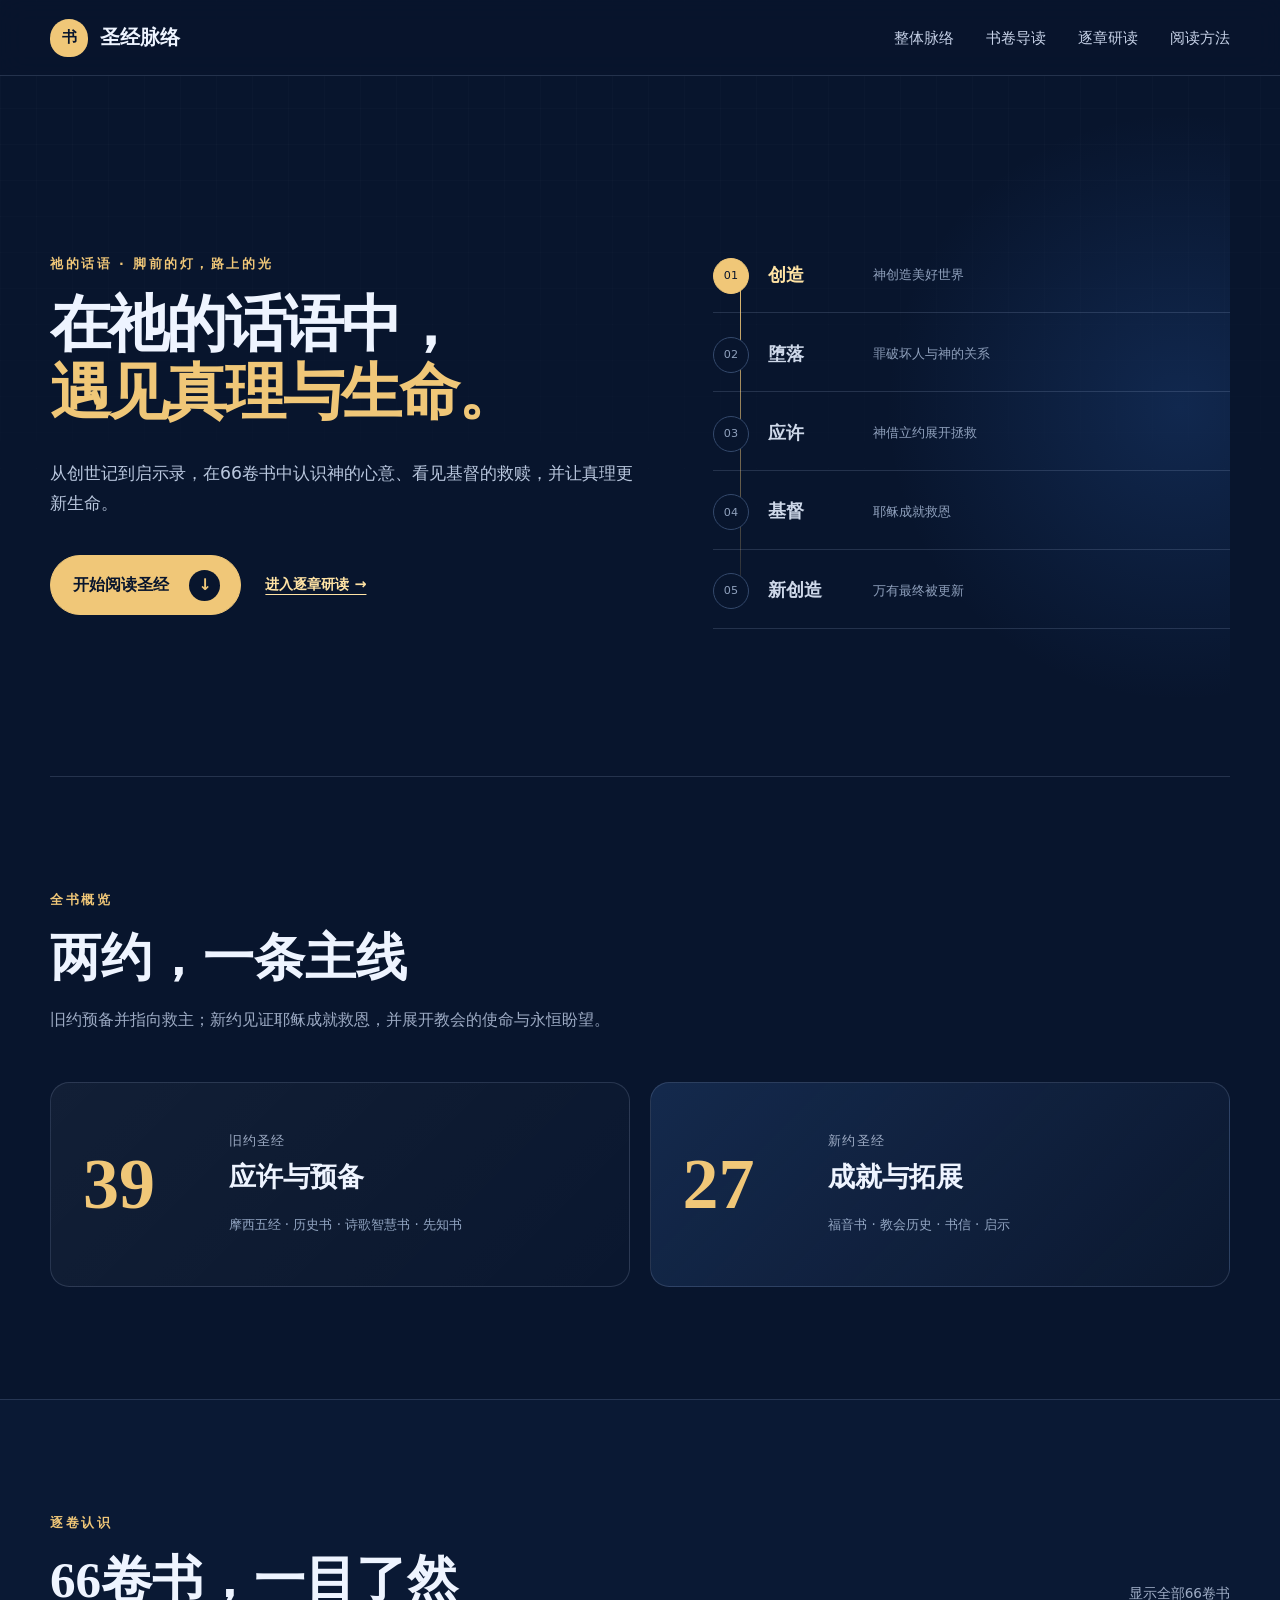
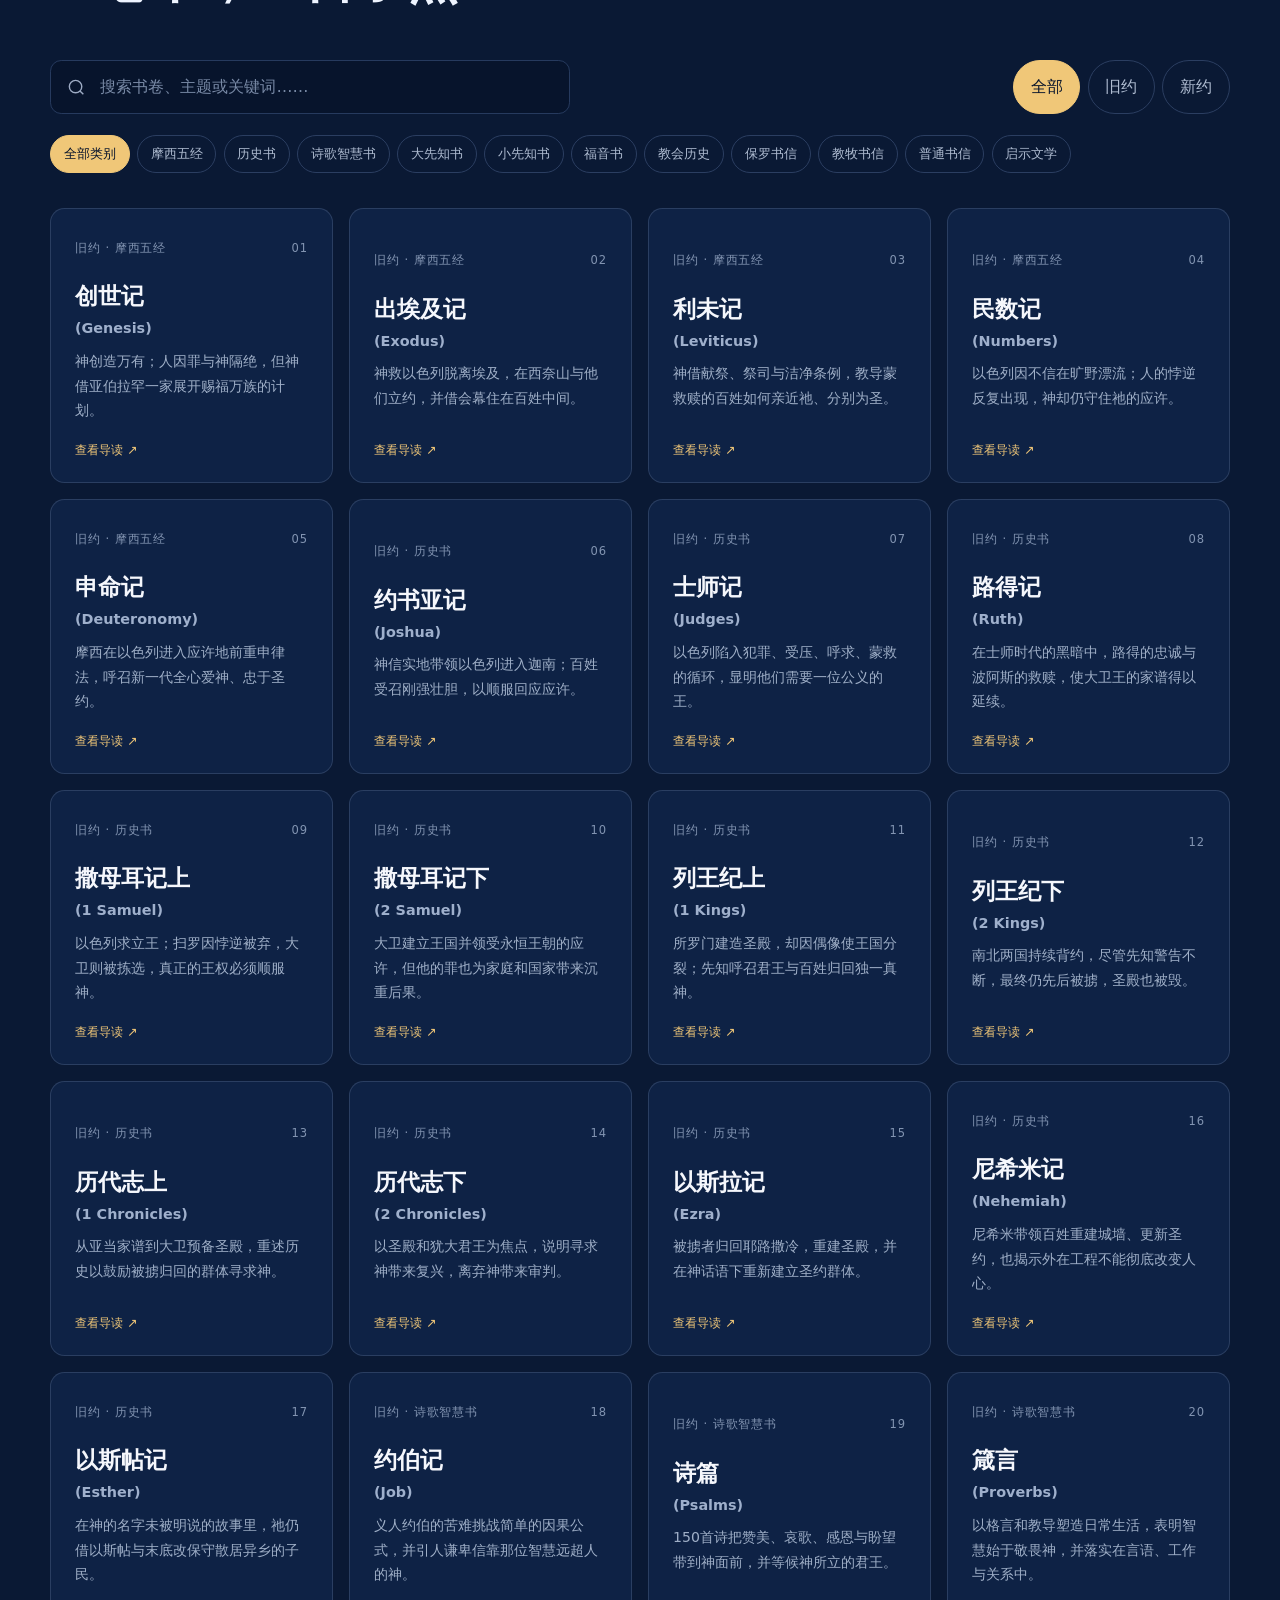
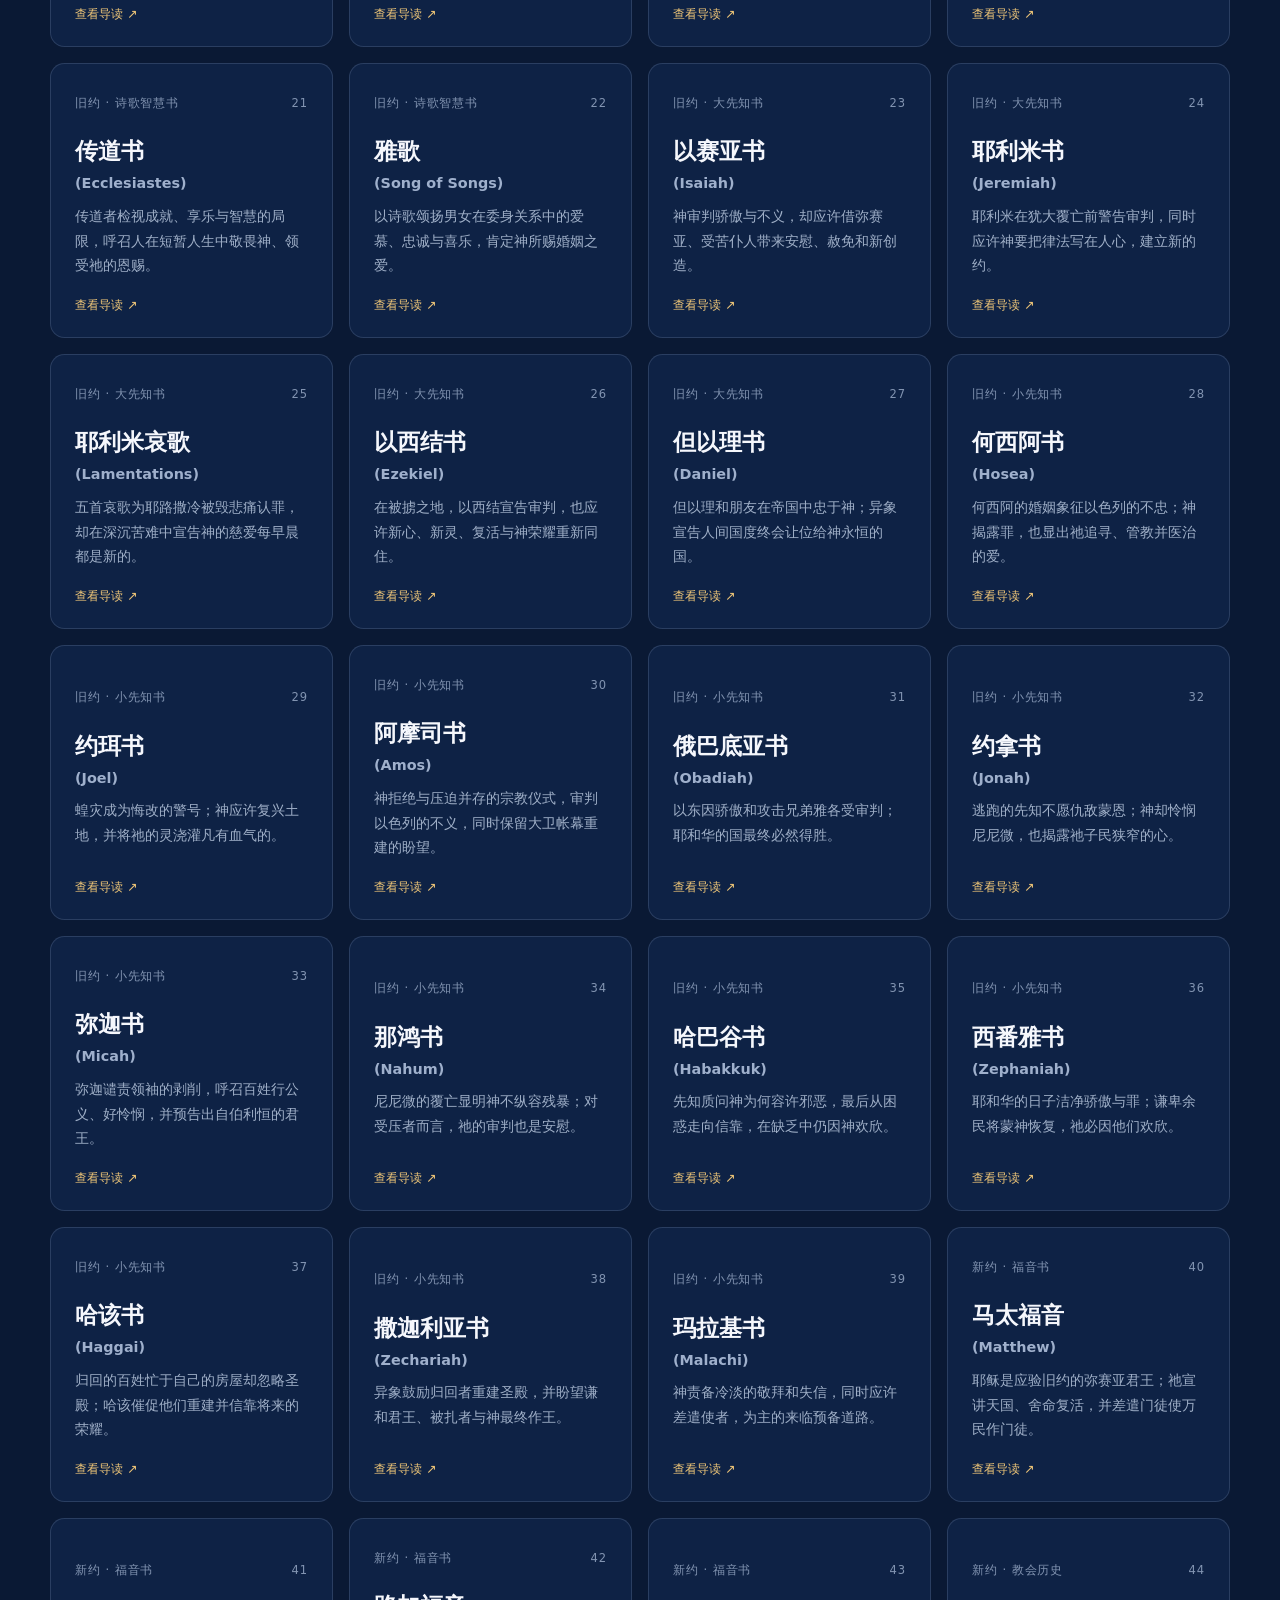
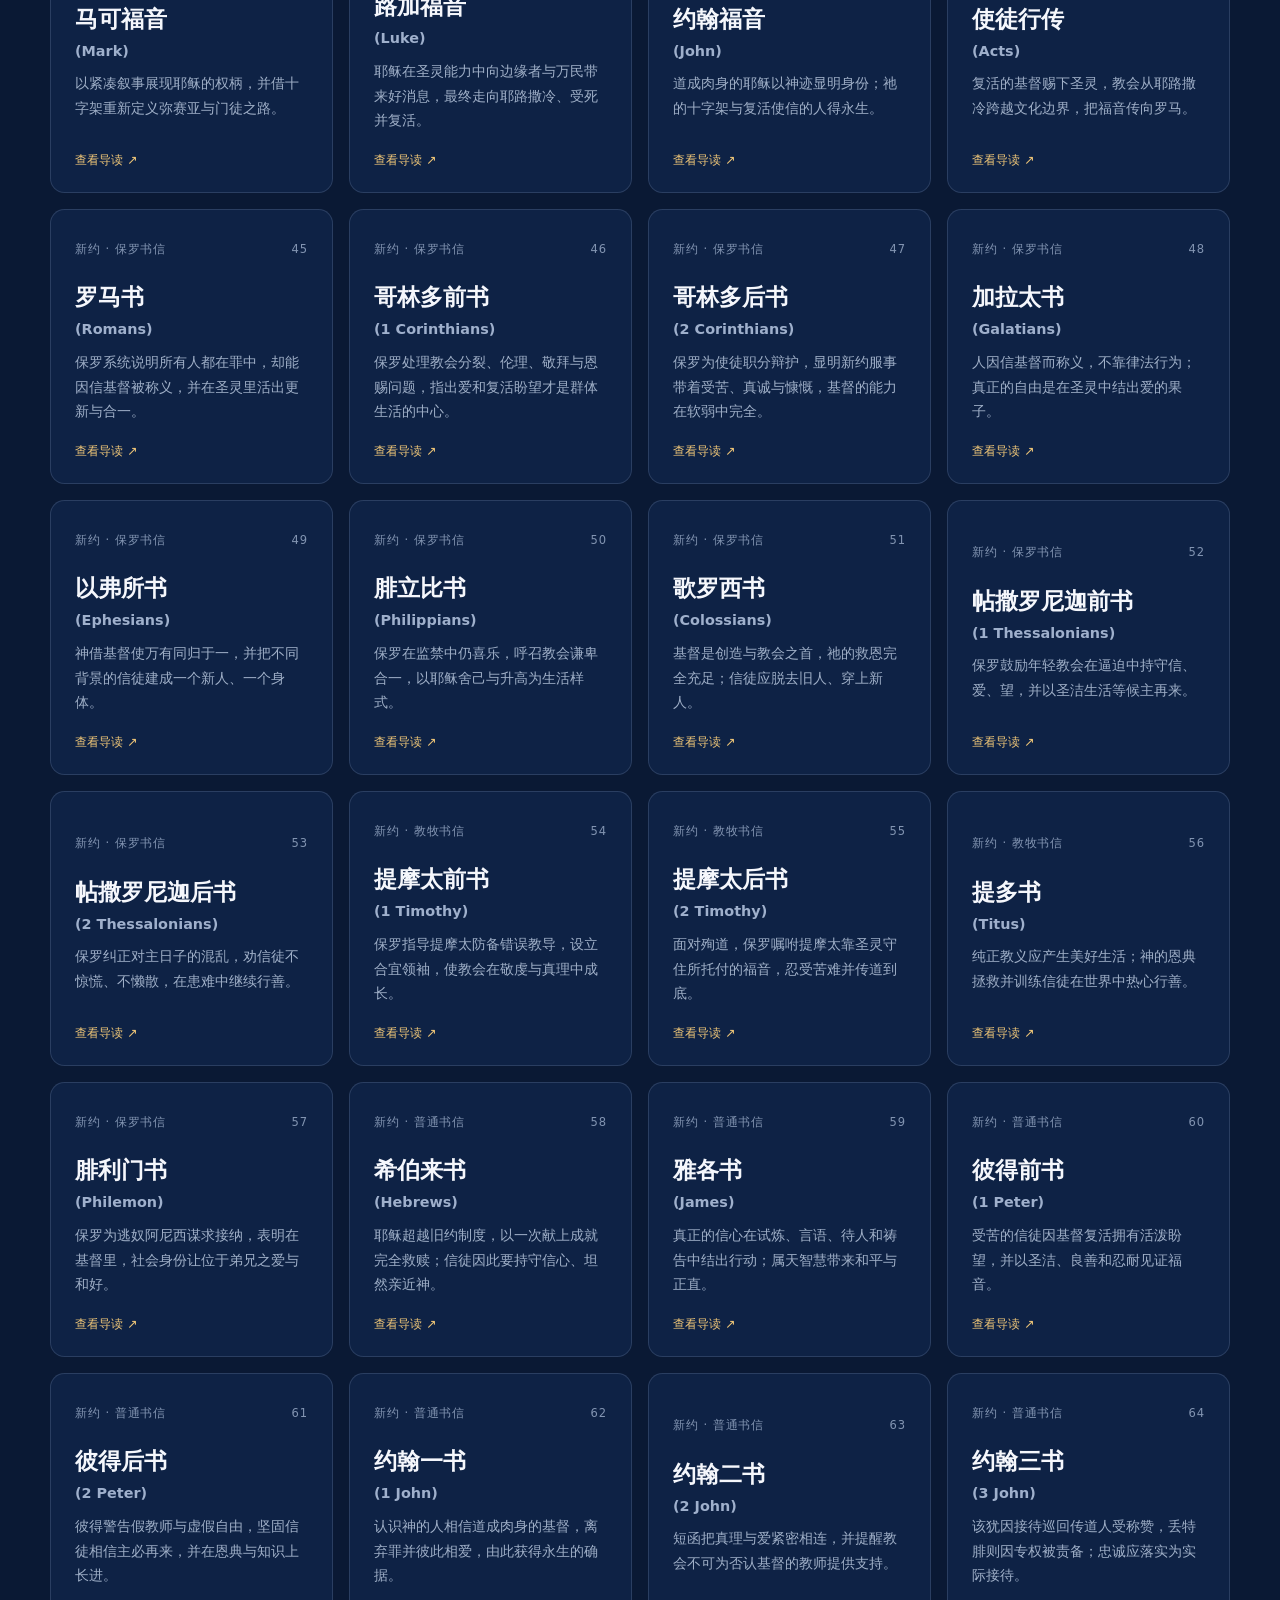
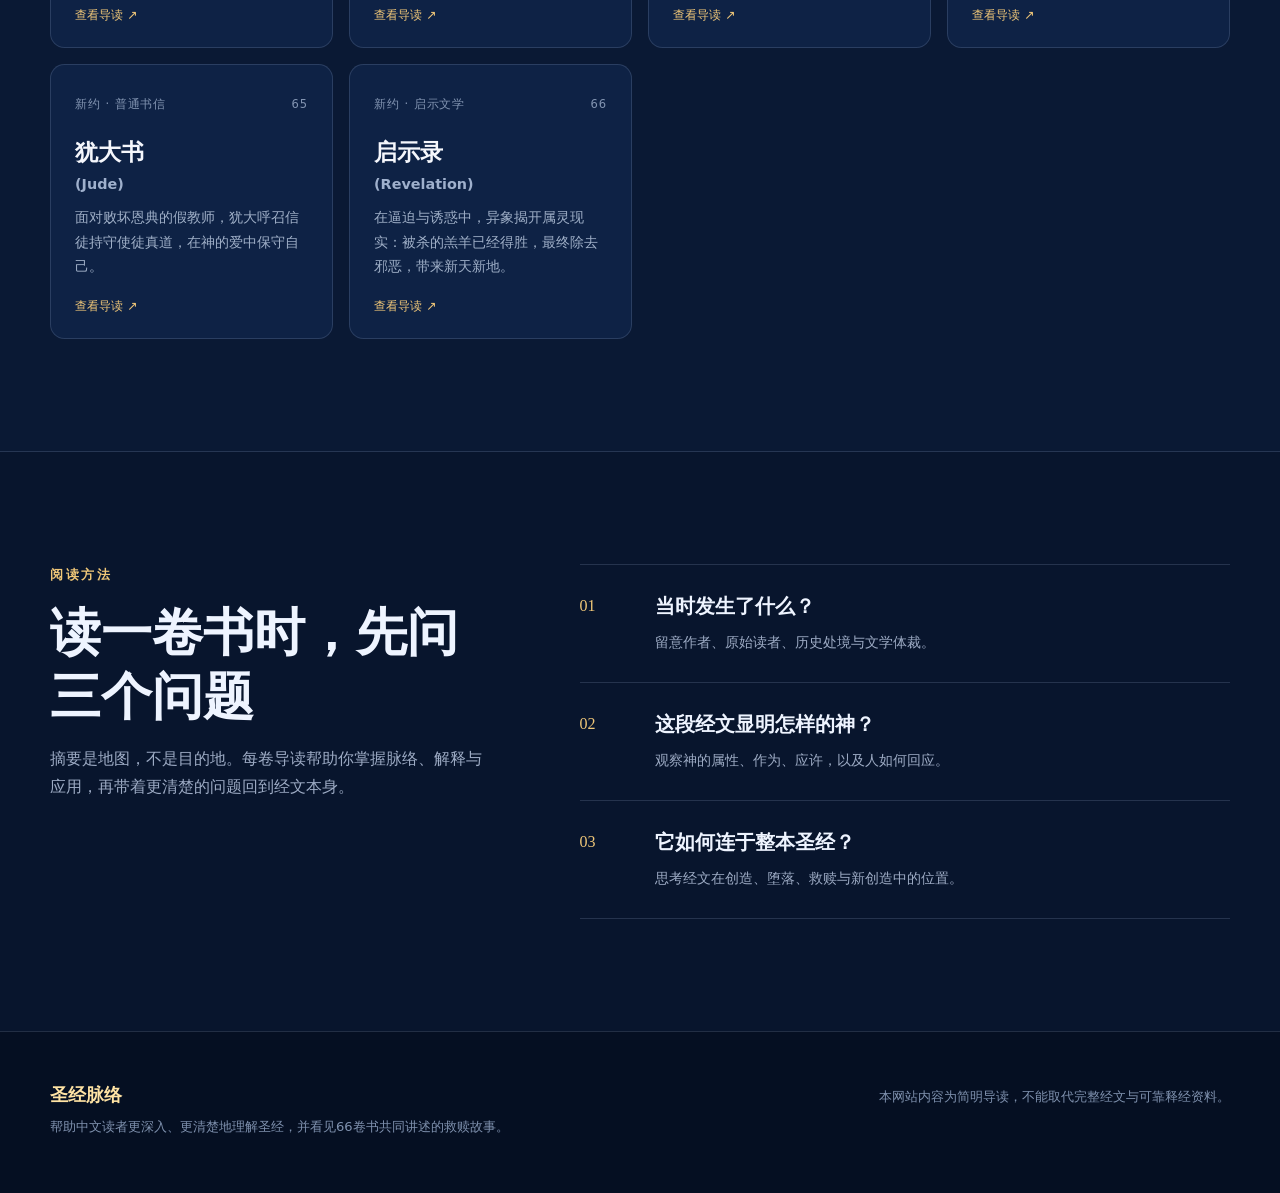
<file: index.html>
<!doctype html>
<html lang="zh-CN">
  <head>
    <meta charset="UTF-8" />
    <meta name="viewport" content="width=device-width, initial-scale=1.0" />
    <meta name="description" content="用简明中文深入理解圣经66卷书的背景、主题、解释与实际应用。" />
    <meta name="theme-color" content="#08152d" />
    <title>圣经脉络｜66卷书简明导读</title>
    <link rel="icon" type="image/svg+xml" href="data:image/svg+xml,%3Csvg xmlns='http://www.w3.org/2000/svg' viewBox='0 0 64 64'%3E%3Crect width='64' height='64' rx='14' fill='%2308152d'/%3E%3Cpath d='M14 16h15c5 0 9 4 9 9v25c-2-3-5-5-10-5H14V16Zm36 0H35c-5 0-9 4-9 9v20h10c5 0 9 2 14 5V16Z' fill='%23f0c778'/%3E%3C/svg%3E" />
    <link rel="stylesheet" href="styles.css" />
  </head>
  <body>
    <a class="skip-link" href="#books">跳到书卷列表</a>
    <header class="site-header">
      <a class="brand" href="#top" aria-label="圣经脉络首页">
        <span class="brand-mark" aria-hidden="true">书</span>
        <span>圣经脉络</span>
      </a>
      <nav aria-label="主要导航">
        <a href="#overview">整体脉络</a>
        <a href="#books">书卷导读</a>
        <a href="study.html">逐章研读</a>
        <a href="#reading">阅读方法</a>
      </nav>
    </header>

    <main id="top">
      <section class="hero" aria-labelledby="hero-title">
        <div class="hero-copy">
          <p class="eyebrow">祂的话语 · 脚前的灯，路上的光</p>
          <h1 id="hero-title">在祂的话语中，<br /><span>遇见真理与生命。</span></h1>
          <p class="hero-intro">从创世记到启示录，在66卷书中认识神的心意、看见基督的救赎，并让真理更新生命。</p>
          <div class="hero-actions"><a class="primary-button" href="#books">开始阅读圣经 <span aria-hidden="true">↓</span></a><a class="text-link" href="study.html">进入逐章研读 →</a></div>
        </div>
        <div class="hero-map" aria-label="圣经救赎历史概览">
          <div class="map-line" aria-hidden="true"></div>
          <div class="map-item active"><span>01</span><strong>创造</strong><small>神创造美好世界</small></div>
          <div class="map-item"><span>02</span><strong>堕落</strong><small>罪破坏人与神的关系</small></div>
          <div class="map-item"><span>03</span><strong>应许</strong><small>神借立约展开拯救</small></div>
          <div class="map-item"><span>04</span><strong>基督</strong><small>耶稣成就救恩</small></div>
          <div class="map-item"><span>05</span><strong>新创造</strong><small>万有最终被更新</small></div>
        </div>
      </section>

      <section class="overview section" id="overview" aria-labelledby="overview-title">
        <div class="section-heading">
          <p class="eyebrow">全书概览</p>
          <h2 id="overview-title">两约，一条主线</h2>
          <p>旧约预备并指向救主；新约见证耶稣成就救恩，并展开教会的使命与永恒盼望。</p>
        </div>
        <div class="testament-grid">
          <article class="testament-card old">
            <div class="card-number">39</div>
            <div><p>旧约圣经</p><h3>应许与预备</h3><span>摩西五经 · 历史书 · 诗歌智慧书 · 先知书</span></div>
          </article>
          <article class="testament-card new">
            <div class="card-number">27</div>
            <div><p>新约圣经</p><h3>成就与拓展</h3><span>福音书 · 教会历史 · 书信 · 启示</span></div>
          </article>
        </div>
      </section>

      <section class="books-section section" id="books" aria-labelledby="books-title">
        <div class="section-heading books-heading">
          <div><p class="eyebrow">逐卷认识</p><h2 id="books-title">66卷书，一目了然</h2></div>
          <p id="result-count" aria-live="polite">显示全部66卷书</p>
        </div>
        <div class="book-controls">
          <label class="search-box">
            <span class="sr-only">搜索书卷、主题或关键词</span>
            <svg aria-hidden="true" viewBox="0 0 24 24"><path d="m21 21-4.35-4.35m2.35-5.65a8 8 0 1 1-16 0 8 8 0 0 1 16 0Z" /></svg>
            <input id="search" type="search" placeholder="搜索书卷、主题或关键词……" autocomplete="off" />
          </label>
          <div class="filters" role="group" aria-label="按新旧约筛选">
            <button class="filter active" data-filter="all" type="button">全部</button>
            <button class="filter" data-filter="旧约" type="button">旧约</button>
            <button class="filter" data-filter="新约" type="button">新约</button>
          </div>
        </div>
        <div class="category-filters" id="category-filters" role="group" aria-label="按类别筛选"></div>
        <div class="book-grid" id="book-grid"></div>
        <div class="empty-state" id="empty-state" hidden>
          <p>没有找到相关书卷。</p><button type="button" id="clear-search">清除搜索</button>
        </div>
      </section>

      <section class="reading section" id="reading" aria-labelledby="reading-title">
        <div class="reading-intro">
          <p class="eyebrow">阅读方法</p>
          <h2 id="reading-title">读一卷书时，先问三个问题</h2>
          <p>摘要是地图，不是目的地。每卷导读帮助你掌握脉络、解释与应用，再带着更清楚的问题回到经文本身。</p>
        </div>
        <ol class="reading-steps">
          <li><span>01</span><div><h3>当时发生了什么？</h3><p>留意作者、原始读者、历史处境与文学体裁。</p></div></li>
          <li><span>02</span><div><h3>这段经文显明怎样的神？</h3><p>观察神的属性、作为、应许，以及人如何回应。</p></div></li>
          <li><span>03</span><div><h3>它如何连于整本圣经？</h3><p>思考经文在创造、堕落、救赎与新创造中的位置。</p></div></li>
        </ol>
      </section>
    </main>

    <footer>
      <div><strong>圣经脉络</strong><p>帮助中文读者更深入、更清楚地理解圣经，并看见66卷书共同讲述的救赎故事。</p></div>
      <p>本网站内容为简明导读，不能取代完整经文与可靠释经资料。</p>
    </footer>

    <dialog id="book-dialog" aria-labelledby="dialog-title">
      <button class="dialog-close" type="button" aria-label="关闭">×</button>
      <div id="dialog-content"></div>
    </dialog>
    <script src="app.js"></script>
  </body>
</html>
</file>
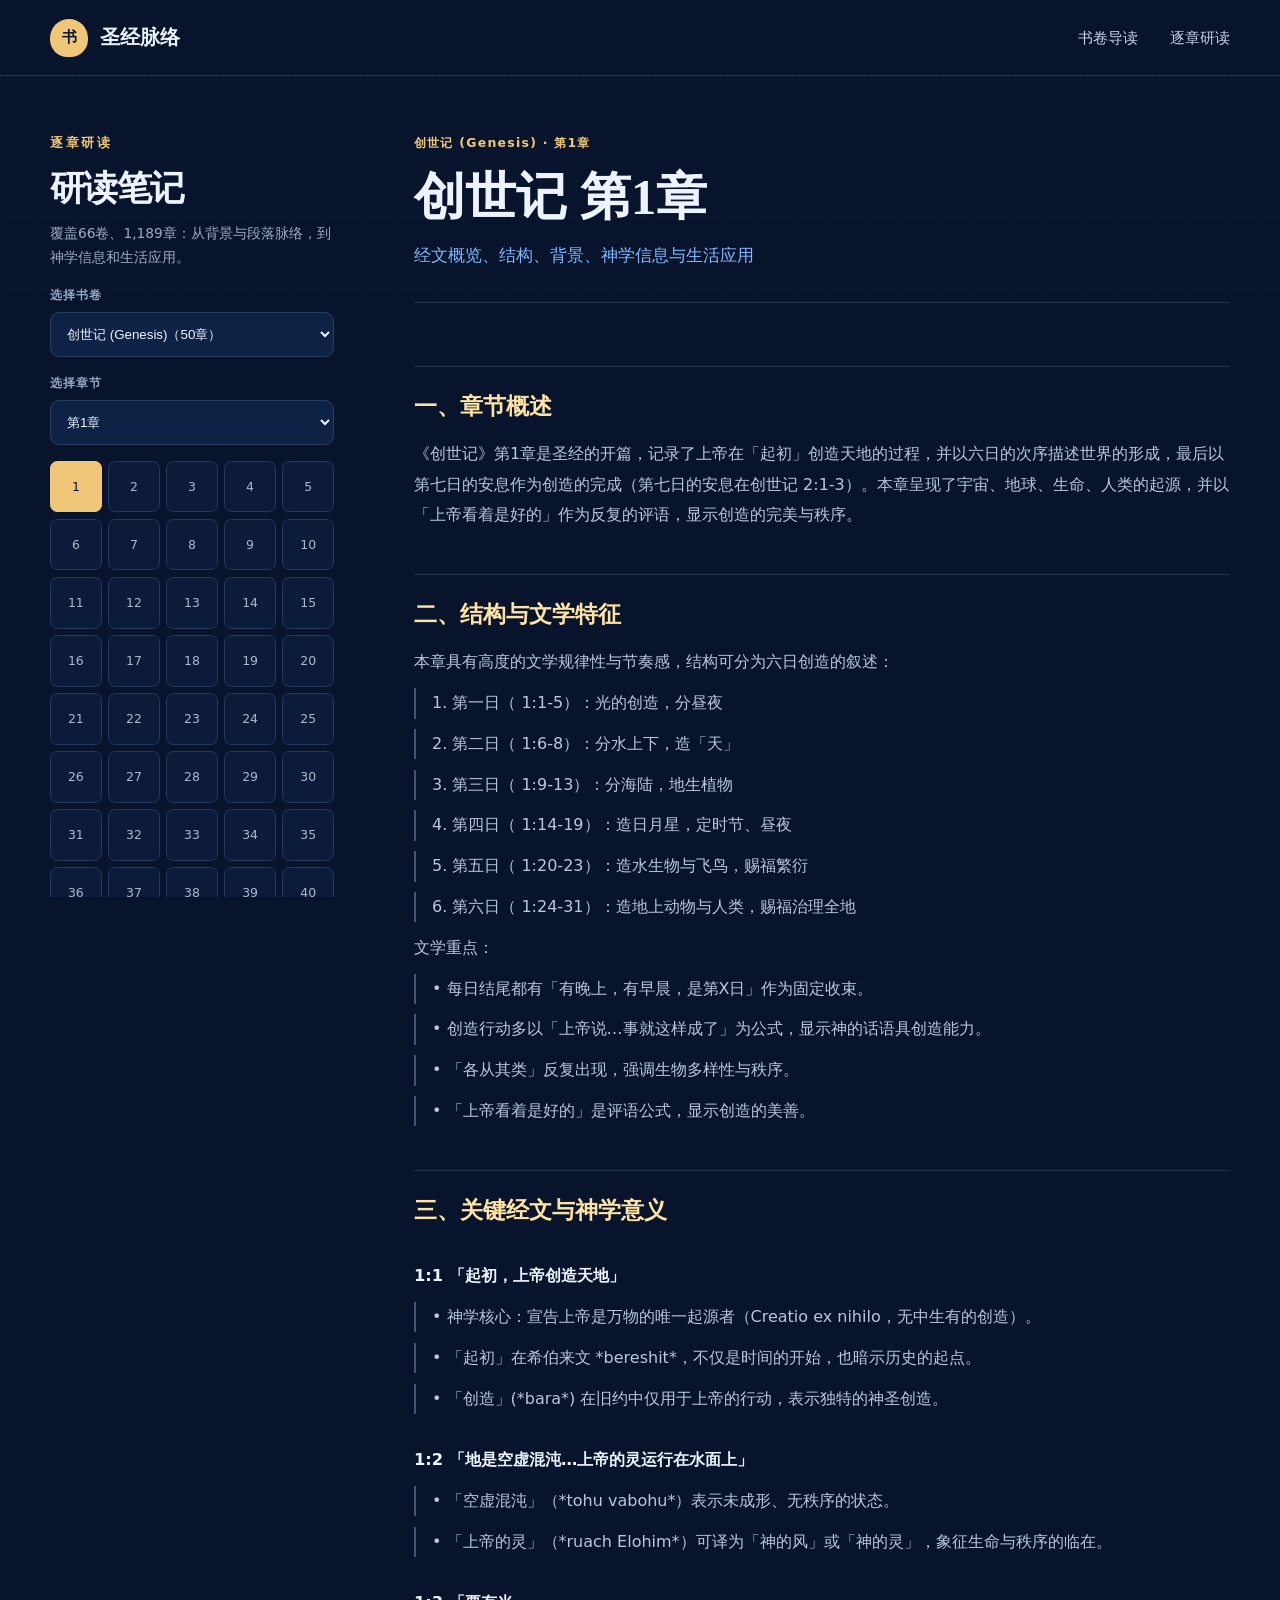
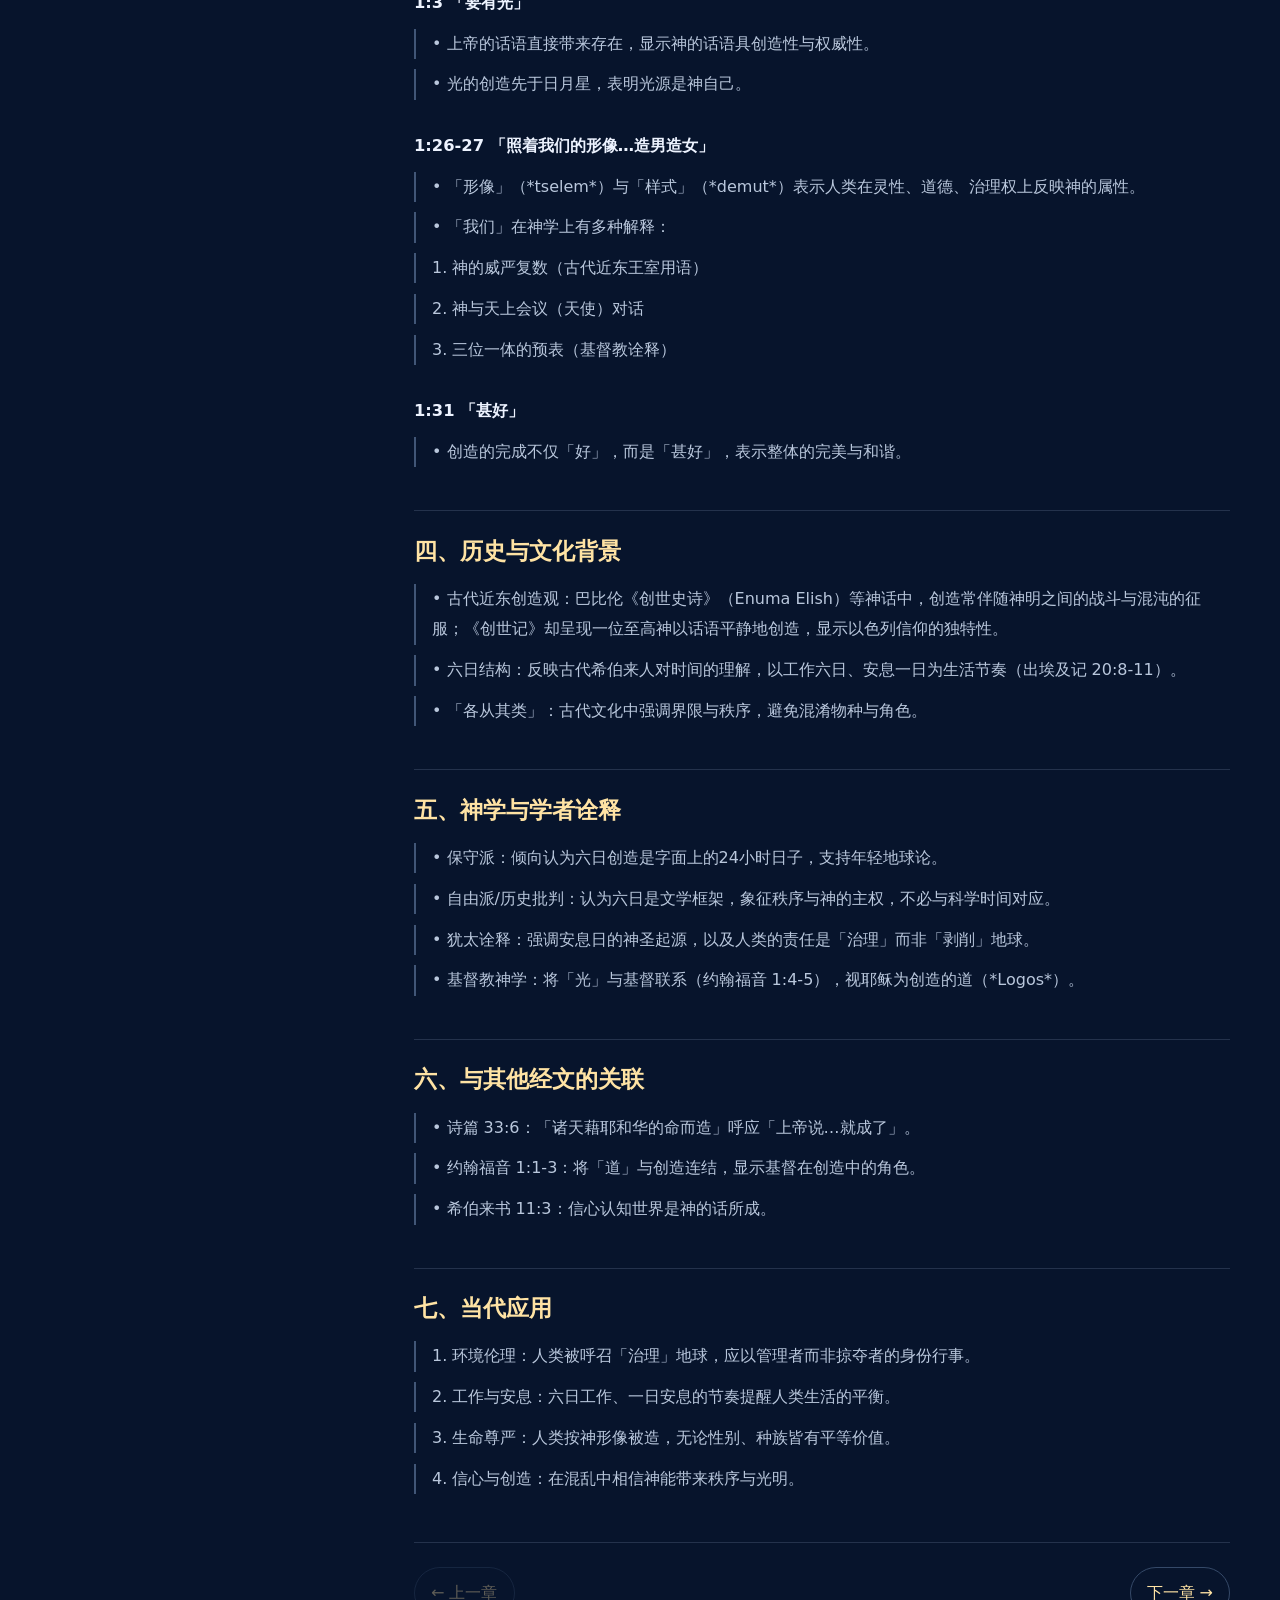
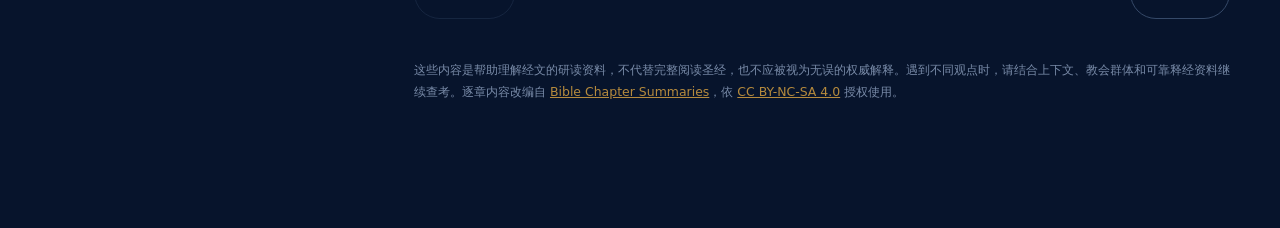
<file: study.html>
<!doctype html>
<html lang="zh-CN">
  <head>
    <meta charset="UTF-8" />
    <meta name="viewport" content="width=device-width, initial-scale=1.0" />
    <meta name="description" content="覆盖圣经66卷、1,189章的简体中文逐章研读资料，包含经文脉络、背景、神学信息和生活应用。" />
    <meta name="theme-color" content="#08152d" />
    <title>逐章研读｜圣经脉络</title>
    <link rel="icon" type="image/svg+xml" href="data:image/svg+xml,%3Csvg xmlns='http://www.w3.org/2000/svg' viewBox='0 0 64 64'%3E%3Crect width='64' height='64' rx='14' fill='%2308152d'/%3E%3Cpath d='M14 16h15c5 0 9 4 9 9v25c-2-3-5-5-10-5H14V16Zm36 0H35c-5 0-9 4-9 9v20h10c5 0 9 2 14 5V16Z' fill='%23f0c778'/%3E%3C/svg%3E" />
    <link rel="stylesheet" href="styles.css" />
  </head>
  <body class="study-page">
    <a class="skip-link" href="#study-content">跳到研读内容</a>
    <header class="site-header">
      <a class="brand" href="index.html" aria-label="返回圣经脉络首页"><span class="brand-mark" aria-hidden="true">书</span><span>圣经脉络</span></a>
      <div class="study-header-actions">
        <nav aria-label="主要导航"><a href="index.html">书卷导读</a><a href="study.html" aria-current="page">逐章研读</a></nav>
        <button class="study-menu-toggle" id="study-menu-toggle" type="button" aria-expanded="false" aria-controls="study-sidebar">
          <span class="hamburger-icon" aria-hidden="true"><span></span><span></span><span></span></span>
          <span class="study-menu-label">快速导航</span>
        </button>
      </div>
    </header>
    <button class="study-menu-backdrop" id="study-menu-backdrop" type="button" aria-label="关闭快速导航" hidden></button>

    <main class="study-shell">
      <aside class="study-sidebar" id="study-sidebar" aria-label="书卷与章节导航" tabindex="-1">
        <button class="study-menu-close" id="study-menu-close" type="button" aria-label="关闭快速导航">×</button>
        <div class="study-sidebar-heading">
          <p class="eyebrow">逐章研读</p>
          <h1>研读笔记</h1>
          <p>覆盖66卷、1,189章：从背景与段落脉络，到神学信息和生活应用。</p>
        </div>
        <label class="study-select-label" for="book-select">选择书卷</label>
        <select id="book-select" class="study-select"></select>
        <label class="study-select-label" for="chapter-select">选择章节</label>
        <select id="chapter-select" class="study-select"></select>
        <div id="chapter-list" class="chapter-list" aria-label="章节列表"></div>
      </aside>

      <article class="study-content" id="study-content" tabindex="-1">
        <nav class="mobile-chapter-bar" aria-label="当前章节快速导航">
          <button id="mobile-previous-chapter" type="button" aria-label="上一章">←</button>
          <button class="mobile-current-chapter" id="mobile-study-menu" type="button" aria-expanded="false" aria-controls="study-sidebar">
            <span id="mobile-current-book">选择书卷</span>
            <strong id="mobile-current-chapter">选择章节</strong>
          </button>
          <button id="mobile-next-chapter" type="button" aria-label="下一章">→</button>
        </nav>
        <div class="study-content-header">
          <p class="study-breadcrumb" id="study-breadcrumb"></p>
          <h2 id="study-title"></h2>
          <p class="study-subtitle" id="study-subtitle"></p>
        </div>
        <div class="study-note" id="study-note"></div>
        <nav class="chapter-pagination" aria-label="前后章节">
          <button id="previous-chapter" type="button">← 上一章</button>
          <button id="next-chapter" type="button">下一章 →</button>
        </nav>
        <p class="study-disclaimer">这些内容是帮助理解经文的研读资料，不代替完整阅读圣经，也不应被视为无误的权威解释。遇到不同观点时，请结合上下文、教会群体和可靠释经资料继续查考。逐章内容改编自 <a href="https://github.com/eliranwong/BibleChapterSummaries" target="_blank" rel="noopener">Bible Chapter Summaries</a>，依 <a href="https://creativecommons.org/licenses/by-nc-sa/4.0/" target="_blank" rel="noopener">CC BY-NC-SA 4.0</a> 授权使用。</p>
      </article>
    </main>

    <script src="study-data.js"></script>
    <script src="study.js"></script>
  </body>
</html>
</file>
<file: styles.css>
:root {
  --ink: #eef4ff;
  --muted: #9dabc4;
  --navy: #08152d;
  --navy-2: #0d2144;
  --navy-3: #132b53;
  --gold: #f0c778;
  --gold-soft: #ffe3a4;
  --blue: #80b8ff;
  --line: rgba(183, 205, 242, 0.16);
  --max: 1180px;
  --font-sans: "PingFang SC", "Microsoft YaHei", "Hiragino Sans GB", "Noto Sans CJK SC", system-ui, -apple-system, BlinkMacSystemFont, "Segoe UI", sans-serif;
  --font-display: "Songti SC", STSong, SimSun, "PingFang SC", "Microsoft YaHei", serif;
}

* { box-sizing: border-box; }
html { scroll-behavior: smooth; }
body {
  margin: 0;
  color: var(--ink);
  background: var(--navy);
  font-family: var(--font-sans);
  font-size: 16px;
  line-height: 1.75;
}
body::before {
  content: "";
  position: fixed;
  inset: 0;
  pointer-events: none;
  background-image: linear-gradient(rgba(255,255,255,.018) 1px, transparent 1px), linear-gradient(90deg, rgba(255,255,255,.018) 1px, transparent 1px);
  background-size: 36px 36px;
  mask-image: linear-gradient(to bottom, black, transparent 70%);
}
a { color: inherit; }
button, input { font: inherit; }
button { color: inherit; }
.sr-only { position: absolute; width: 1px; height: 1px; padding: 0; margin: -1px; overflow: hidden; clip: rect(0,0,0,0); white-space: nowrap; border: 0; }
.skip-link { position: fixed; left: 1rem; top: -5rem; z-index: 99; padding: .7rem 1rem; color: var(--navy); background: var(--gold); border-radius: .3rem; }
.skip-link:focus { top: 1rem; }

.site-header {
  position: sticky;
  top: 0;
  z-index: 20;
  display: flex;
  align-items: center;
  justify-content: space-between;
  min-height: 76px;
  padding: 0 max(24px, calc((100vw - var(--max)) / 2));
  background: rgba(8, 21, 45, .88);
  border-bottom: 1px solid var(--line);
  backdrop-filter: blur(14px);
}
.brand { display: flex; align-items: center; gap: .75rem; font-family: var(--font-display); font-size: 1.25rem; font-weight: 700; text-decoration: none; }
.brand-mark { display: grid; width: 38px; height: 38px; place-items: center; color: var(--navy); background: var(--gold); border-radius: 50% 50% 46% 46%; font-size: .95rem; }
nav { display: flex; gap: 2rem; }
nav a { color: #c7d2e8; font-size: .92rem; text-decoration: none; }
nav a:hover, nav a:focus-visible { color: var(--gold-soft); }
.study-header-actions { display: flex; align-items: center; gap: 1rem; }
.study-menu-toggle, .study-menu-close, .mobile-chapter-bar { display: none; }

.hero {
  position: relative;
  overflow: clip;
  display: grid;
  grid-template-columns: 1.06fr .94fr;
  gap: 5rem;
  align-items: center;
  min-height: 700px;
  max-width: var(--max);
  margin: 0 auto;
  padding: 7rem 0 6rem;
}
.hero::after { content: ""; position: absolute; z-index: -1; right: -22%; top: 3%; width: 620px; height: 620px; background: radial-gradient(circle, rgba(50, 111, 204, .21), transparent 67%); }
.eyebrow { margin: 0 0 .9rem; color: var(--gold); font-size: .79rem; font-weight: 700; letter-spacing: .2em; }
h1, h2, h3 { font-family: var(--font-display); }
h1 { margin: 0; font-size: clamp(3.1rem, 6.2vw, 5.8rem); line-height: 1.11; letter-spacing: -.045em; }
.hero h1 { font-size: clamp(3.1rem, 4.8vw, 4.45rem); white-space: nowrap; }
h1 span { color: var(--gold); }
.hero-intro { max-width: 600px; margin: 2rem 0 2.3rem; color: #b9c7de; font-size: 1.08rem; }
.primary-button { display: inline-flex; align-items: center; gap: 1.3rem; padding: .82rem 1.25rem .82rem 1.35rem; color: var(--navy); background: var(--gold); border: 1px solid var(--gold); border-radius: 3rem; font-weight: 700; text-decoration: none; }
.primary-button span { display: grid; width: 31px; height: 31px; place-items: center; background: var(--navy); color: var(--gold); border-radius: 50%; }
.primary-button:hover { background: var(--gold-soft); }
.hero-actions { display: flex; align-items: center; gap: 1.5rem; flex-wrap: wrap; }
.text-link { color: var(--gold-soft); font-size: .9rem; font-weight: 600; text-underline-offset: .3rem; }

.hero-map { position: relative; display: grid; gap: .3rem; padding: 1rem 0; }
.map-line { position: absolute; left: 27px; top: 10%; bottom: 10%; width: 1px; background: linear-gradient(var(--gold), rgba(240,199,120,.08)); }
.map-item { position: relative; display: grid; grid-template-columns: 55px 105px 1fr; align-items: center; min-height: 74px; color: #8fa0bc; border-bottom: 1px solid var(--line); }
.map-item span { z-index: 1; display: grid; width: 36px; height: 36px; place-items: center; background: var(--navy); border: 1px solid #34496c; border-radius: 50%; font-size: .7rem; }
.map-item strong { color: #ced8e9; font-family: var(--font-display); font-size: 1.14rem; }
.map-item small { font-size: .82rem; }
.map-item.active span { color: var(--navy); background: var(--gold); border-color: var(--gold); }
.map-item.active strong { color: var(--gold-soft); }

.section { max-width: var(--max); margin: 0 auto; padding: 7rem 0; }
.section-heading h2, .reading h2 { margin: .2rem 0 .8rem; font-size: clamp(2.2rem, 4vw, 3.5rem); line-height: 1.25; }
.section-heading > p:last-child { max-width: 690px; color: var(--muted); }
.overview { border-top: 1px solid var(--line); }
.testament-grid { display: grid; grid-template-columns: 1fr 1fr; gap: 1.2rem; margin-top: 3rem; }
.testament-card { display: grid; grid-template-columns: 120px 1fr; gap: 1.6rem; align-items: center; min-height: 205px; padding: 2rem; border: 1px solid var(--line); background: linear-gradient(135deg, rgba(255,255,255,.045), rgba(255,255,255,.012)); border-radius: 1.2rem; }
.testament-card.new { background: linear-gradient(135deg, rgba(78,136,221,.18), rgba(255,255,255,.015)); }
.card-number { color: var(--gold); font-family: var(--font-display); font-size: 4.5rem; font-weight: 900; line-height: 1; }
.testament-card p { margin: 0; color: var(--muted); font-size: .8rem; letter-spacing: .1em; }
.testament-card h3 { margin: .1rem 0 .5rem; font-size: 1.7rem; }
.testament-card span { color: #93a6c3; font-size: .84rem; }

.books-section { max-width: none; padding-left: max(24px, calc((100vw - var(--max)) / 2)); padding-right: max(24px, calc((100vw - var(--max)) / 2)); background: #0a1934; border-block: 1px solid var(--line); }
.books-heading { display: flex; justify-content: space-between; align-items: end; }
.books-heading > p { margin-bottom: 1.2rem !important; font-size: .85rem; }
.book-controls { display: flex; justify-content: space-between; gap: 1rem; margin-top: 2.2rem; }
.search-box { display: flex; align-items: center; gap: .8rem; width: min(520px, 100%); padding: 0 1rem; background: #07142c; border: 1px solid #263a5e; border-radius: .7rem; }
.search-box:focus-within { border-color: var(--gold); box-shadow: 0 0 0 3px rgba(240,199,120,.12); }
.search-box svg { width: 20px; fill: none; stroke: var(--muted); stroke-width: 1.8; }
.search-box input { width: 100%; height: 52px; color: var(--ink); background: transparent; border: 0; outline: 0; }
.search-box input::placeholder { color: #7889a5; }
.filters, .category-filters { display: flex; gap: .45rem; flex-wrap: wrap; }
.filter, .category-filter { padding: .7rem 1.05rem; color: #aebbd0; background: transparent; border: 1px solid #2b3e61; border-radius: 3rem; cursor: pointer; }
.filter:hover, .category-filter:hover, .filter.active, .category-filter.active { color: var(--navy); background: var(--gold); border-color: var(--gold); }
.category-filters { margin: 1.3rem 0 2.2rem; }
.category-filter { padding: .43rem .8rem; font-size: .8rem; }
.book-grid { display: grid; grid-template-columns: repeat(4, minmax(0, 1fr)); gap: 1rem; }
.book-card { position: relative; min-height: 275px; padding: 1.5rem 1.5rem 3.4rem; text-align: left; background: #0e2245; border: 1px solid var(--line); border-radius: .9rem; cursor: pointer; transition: transform .2s ease, border-color .2s ease, background .2s ease; }
.book-card:hover, .book-card:focus-visible { transform: translateY(-4px); background: #132a51; border-color: rgba(240,199,120,.55); outline: 0; }
.book-card .meta { display: flex; justify-content: space-between; color: #8294b1; font-size: .72rem; letter-spacing: .08em; }
.book-card h3 { margin: 1.15rem 0 .65rem; color: #f5f7fc; font-size: 1.45rem; }
.book-card h3 small { display: block; margin-top: .15rem; color: #9fb0cc; font-family: var(--font-sans); font-size: .62em; font-weight: 600; line-height: 1.35; }
.book-card p { display: -webkit-box; margin: 0; overflow: hidden; color: #9fafc7; font-size: .88rem; -webkit-box-orient: vertical; -webkit-line-clamp: 3; }
.book-card .open-label { position: absolute; bottom: 1.35rem; color: var(--gold); font-size: .78rem; }
.empty-state { padding: 5rem 1rem; text-align: center; color: var(--muted); }
.empty-state button { color: var(--gold); background: none; border: 0; text-decoration: underline; cursor: pointer; }

.reading { display: grid; grid-template-columns: .8fr 1.2fr; gap: 6rem; align-items: start; }
.reading-intro > p:last-child { color: var(--muted); }
.reading-steps { margin: 0; padding: 0; list-style: none; }
.reading-steps li { display: grid; grid-template-columns: 56px 1fr; gap: 1.2rem; padding: 1.7rem 0; border-top: 1px solid var(--line); }
.reading-steps li:last-child { border-bottom: 1px solid var(--line); }
.reading-steps span { color: var(--gold); font-family: var(--font-display); }
.reading-steps h3 { margin: -.2rem 0 .35rem; font-size: 1.25rem; }
.reading-steps p { margin: 0; color: var(--muted); font-size: .9rem; }

footer { display: flex; justify-content: space-between; gap: 2rem; padding: 3rem max(24px, calc((100vw - var(--max)) / 2)); color: #7f91ae; background: #050f22; border-top: 1px solid var(--line); font-size: .82rem; }
footer strong { color: var(--gold-soft); font-family: var(--font-display); font-size: 1.1rem; }
footer p { max-width: 480px; margin: .35rem 0; }

dialog { width: min(720px, calc(100vw - 32px)); max-height: min(88vh, 900px); padding: 0; color: var(--ink); background: #0d2144; border: 1px solid #3a4f70; border-radius: 1.1rem; box-shadow: 0 30px 100px rgba(0,0,0,.55); }
dialog::backdrop { background: rgba(2, 8, 19, .78); backdrop-filter: blur(5px); }
.dialog-close { position: absolute; top: 1rem; right: 1rem; display: grid; width: 38px; height: 38px; place-items: center; color: #bac7dc; background: rgba(255,255,255,.06); border: 1px solid var(--line); border-radius: 50%; cursor: pointer; font-size: 1.3rem; }
.dialog-body { padding: 2.4rem; }
.dialog-kicker { color: var(--gold); font-size: .75rem; letter-spacing: .12em; }
.dialog-body h2 { margin: .35rem 0 .25rem; font-size: 2.5rem; }
.dialog-body h2 small { display: block; margin-top: .2rem; color: #9fb0cc; font-family: var(--font-sans); font-size: .48em; font-weight: 600; }
.dialog-theme { margin: 0 0 1.7rem; color: var(--blue); font-weight: 600; }
.dialog-summary { color: #c0cbdd; }
.dialog-details { display: grid; grid-template-columns: 1fr 1fr; gap: 1rem; margin-top: 2rem; }
.detail-box { padding: 1rem; background: rgba(255,255,255,.035); border: 1px solid var(--line); border-radius: .7rem; }
.detail-box span { display: block; margin-bottom: .35rem; color: #8496b3; font-size: .72rem; }
.detail-box strong { font-size: .92rem; }
.insight-section { margin-top: 1rem; padding: 1.1rem 1.2rem; background: rgba(128,184,255,.07); border-left: 3px solid var(--blue); border-radius: .25rem .7rem .7rem .25rem; }
.insight-section.application { background: rgba(240,199,120,.07); border-left-color: var(--gold); }
.insight-section > span { color: var(--blue); font-size: .76rem; font-weight: 700; letter-spacing: .1em; }
.insight-section.application > span { color: var(--gold); }
.insight-section p { margin: .45rem 0 0; color: #c0cbdd; font-size: .92rem; line-height: 1.8; }
.dialog-study-link { display: inline-flex; margin-top: 1.4rem; color: var(--navy); background: var(--gold); padding: .72rem 1.05rem; border-radius: 2rem; font-size: .84rem; font-weight: 700; text-decoration: none; }

.study-page { min-height: 100vh; background: #07142c; }
.study-shell { display: grid; grid-template-columns: 300px minmax(0, 820px); gap: 4rem; max-width: var(--max); margin: 0 auto; padding: 3.5rem 0 7rem; }
.study-sidebar { position: sticky; top: 110px; align-self: start; max-height: calc(100vh - 135px); overflow-y: auto; padding-right: 1rem; scrollbar-color: #425577 transparent; }
.study-sidebar-heading h1 { margin: 0; font-family: var(--font-display); font-size: 2.2rem; }
.study-sidebar-heading > p:last-child { color: var(--muted); font-size: .86rem; }
.study-select-label { display: block; margin: 1rem 0 .35rem; color: #93a6c3; font-size: .75rem; font-weight: 700; letter-spacing: .08em; }
.study-select { width: 100%; min-height: 45px; padding: 0 .75rem; color: var(--ink); background: #0e2245; border: 1px solid #2b3e61; border-radius: .55rem; }
.chapter-list { display: grid; grid-template-columns: repeat(5, 1fr); gap: .4rem; margin-top: 1rem; }
.chapter-list button { aspect-ratio: 1; color: #aab8ce; background: #0b1b39; border: 1px solid #263a5e; border-radius: .45rem; cursor: pointer; font-size: .78rem; }
.chapter-list button:hover, .chapter-list button.active { color: var(--navy); background: var(--gold); border-color: var(--gold); }
.study-content { min-width: 0; scroll-margin-top: 165px; }
.study-content-header { padding-bottom: 2rem; border-bottom: 1px solid var(--line); }
.study-breadcrumb { margin: 0 0 .7rem; color: var(--gold); font-size: .78rem; font-weight: 700; letter-spacing: .1em; }
.study-content h2 { margin: 0; font-size: clamp(2.1rem, 4vw, 3.4rem); line-height: 1.25; }
.study-subtitle { margin: .7rem 0 0; color: var(--blue); font-size: 1.08rem; }
.study-note { padding-top: 1.2rem; }
.study-note h3 { margin: 2.7rem 0 .8rem; padding-top: 1.2rem; color: var(--gold-soft); border-top: 1px solid var(--line); font-size: 1.45rem; }
.study-note h4 { margin: 2rem 0 .7rem; color: #edf3ff; font-family: var(--font-sans); font-size: 1.02rem; }
.study-note p { margin: .65rem 0; color: #b9c7dc; font-size: 1rem; line-height: 1.9; }
.study-highlight { padding: 1rem 1.1rem; color: #dce8fb !important; background: rgba(128,184,255,.07); border-left: 3px solid var(--blue); border-radius: .2rem .6rem .6rem .2rem; }
.study-point { padding-left: 1rem; border-left: 2px solid #415677; }
.chapter-pagination { display: flex; justify-content: space-between; gap: 1rem; margin-top: 3rem; padding-top: 1.5rem; border-top: 1px solid var(--line); }
.chapter-pagination button { padding: .7rem 1rem; color: var(--gold-soft); background: transparent; border: 1px solid #354968; border-radius: 2rem; cursor: pointer; }
.chapter-pagination button:hover:not(:disabled) { color: var(--navy); background: var(--gold); border-color: var(--gold); }
.chapter-pagination button:disabled { opacity: .35; cursor: not-allowed; }
.study-disclaimer { margin-top: 2.5rem; color: #788aa7; font-size: .78rem; }
.study-disclaimer a { color: #b58a3d; }
.study-loading { color: #788aa7; padding: 2rem 0; }
.study-error { color: #a13b35; padding: 1rem; border: 1px solid #d8aaa6; border-radius: 10px; background: #fff7f6; }

@media (max-width: 900px) {
  .site-header { padding-inline: 24px; }
  nav { display: none; }
  .hero { grid-template-columns: 1fr; gap: 3rem; min-height: auto; padding: 5rem 24px; }
  .hero-map { max-width: 620px; }
  .section { padding: 5rem 24px; }
  .testament-grid { grid-template-columns: 1fr; }
  .book-grid { grid-template-columns: repeat(2, minmax(0, 1fr)); }
  .reading { grid-template-columns: 1fr; gap: 2rem; }
  .study-shell { grid-template-columns: 1fr; gap: 0; padding: 1.5rem 24px 5rem; }
  .study-menu-toggle {
    display: inline-flex;
    align-items: center;
    gap: .65rem;
    min-height: 44px;
    padding: 0 .9rem;
    color: var(--gold-soft);
    background: #0e2245;
    border: 1px solid #354968;
    border-radius: 2rem;
    cursor: pointer;
    font-size: .82rem;
    font-weight: 700;
  }
  .hamburger-icon { display: grid; gap: 4px; width: 19px; }
  .hamburger-icon span { display: block; width: 100%; height: 2px; background: currentColor; border-radius: 2px; }
  .study-menu-close {
    position: sticky;
    top: 0;
    z-index: 2;
    display: grid;
    width: 44px;
    height: 44px;
    margin: 0 0 .6rem auto;
    place-items: center;
    color: #d8e2f2;
    background: #12294f;
    border: 1px solid #354968;
    border-radius: 50%;
    cursor: pointer;
    font-size: 1.45rem;
  }
  .study-sidebar {
    position: fixed;
    inset: 0 auto 0 0;
    z-index: 50;
    width: min(88vw, 390px);
    height: 100dvh;
    max-height: none;
    overflow-y: auto;
    padding: 1.1rem 1.25rem 2.5rem;
    background: #07142c;
    border-right: 1px solid #354968;
    box-shadow: 24px 0 70px rgba(0,0,0,.5);
    transform: translateX(-105%);
    transition: transform .22s ease;
  }
  .study-sidebar.is-open { transform: translateX(0); }
  .study-menu-backdrop:not([hidden]) {
    position: fixed;
    inset: 0;
    z-index: 40;
    display: block;
    width: 100%;
    height: 100%;
    padding: 0;
    background: rgba(2, 8, 19, .78);
    border: 0;
    backdrop-filter: blur(3px);
    cursor: pointer;
  }
  .study-menu-open { overflow: hidden; }
  .chapter-list { grid-template-columns: repeat(6, 1fr); }
  .mobile-chapter-bar {
    position: sticky;
    top: 76px;
    z-index: 15;
    display: grid;
    grid-template-columns: 44px minmax(0, 1fr) 44px;
    gap: .55rem;
    align-items: stretch;
    margin: -1.5rem -12px 1.8rem;
    padding: .65rem;
    background: rgba(7, 20, 44, .96);
    border: 1px solid #263a5e;
    border-top: 0;
    border-radius: 0 0 .85rem .85rem;
    box-shadow: 0 12px 28px rgba(0,0,0,.2);
    backdrop-filter: blur(12px);
  }
  .mobile-chapter-bar > button {
    min-width: 44px;
    min-height: 44px;
    color: var(--gold-soft);
    background: #0e2245;
    border: 1px solid #354968;
    border-radius: .65rem;
    cursor: pointer;
  }
  .mobile-chapter-bar > button:disabled { opacity: .35; cursor: not-allowed; }
  .mobile-chapter-bar .mobile-current-chapter {
    display: flex;
    min-width: 0;
    flex-direction: column;
    align-items: flex-start;
    justify-content: center;
    padding: .4rem .8rem;
    text-align: left;
  }
  .mobile-current-chapter span {
    width: 100%;
    overflow: hidden;
    color: #aab8ce;
    font-size: .72rem;
    line-height: 1.35;
    text-overflow: ellipsis;
    white-space: nowrap;
  }
  .mobile-current-chapter strong { color: var(--gold-soft); font-size: .88rem; }
}

@media (max-width: 580px) {
  .site-header { min-height: 68px; padding-inline: 16px; }
  .study-menu-label { position: absolute; width: 1px; height: 1px; overflow: hidden; clip: rect(0,0,0,0); white-space: nowrap; }
  .study-menu-toggle { width: 44px; padding: 0 12px; }
  .hero h1 { font-size: clamp(2rem, 9.5vw, 3.2rem); }
  .hero { padding-top: 4rem; }
  .map-item { grid-template-columns: 50px 85px 1fr; }
  .testament-card { grid-template-columns: 80px 1fr; padding: 1.4rem; }
  .card-number { font-size: 3.3rem; }
  .book-controls, .books-heading, footer { align-items: stretch; flex-direction: column; }
  .filters { display: grid; grid-template-columns: repeat(3, 1fr); }
  .book-grid { grid-template-columns: 1fr; }
  .book-card { min-height: 260px; }
  .dialog-body { padding: 2rem 1.4rem 1.4rem; }
  .dialog-details { grid-template-columns: 1fr; }
  .study-shell { padding: 1.15rem 16px 4rem; }
  .mobile-chapter-bar { top: 68px; margin: -1.15rem 0 1.5rem; }
  .chapter-list { grid-template-columns: repeat(6, 1fr); }
  .study-content h2 { font-size: 2rem; }
}

@media (max-width: 370px) {
  .chapter-list { grid-template-columns: repeat(5, 1fr); }
}

@media (prefers-reduced-motion: reduce) {
  html { scroll-behavior: auto; }
  *, *::before, *::after { transition-duration: .01ms !important; }
}
</file>
